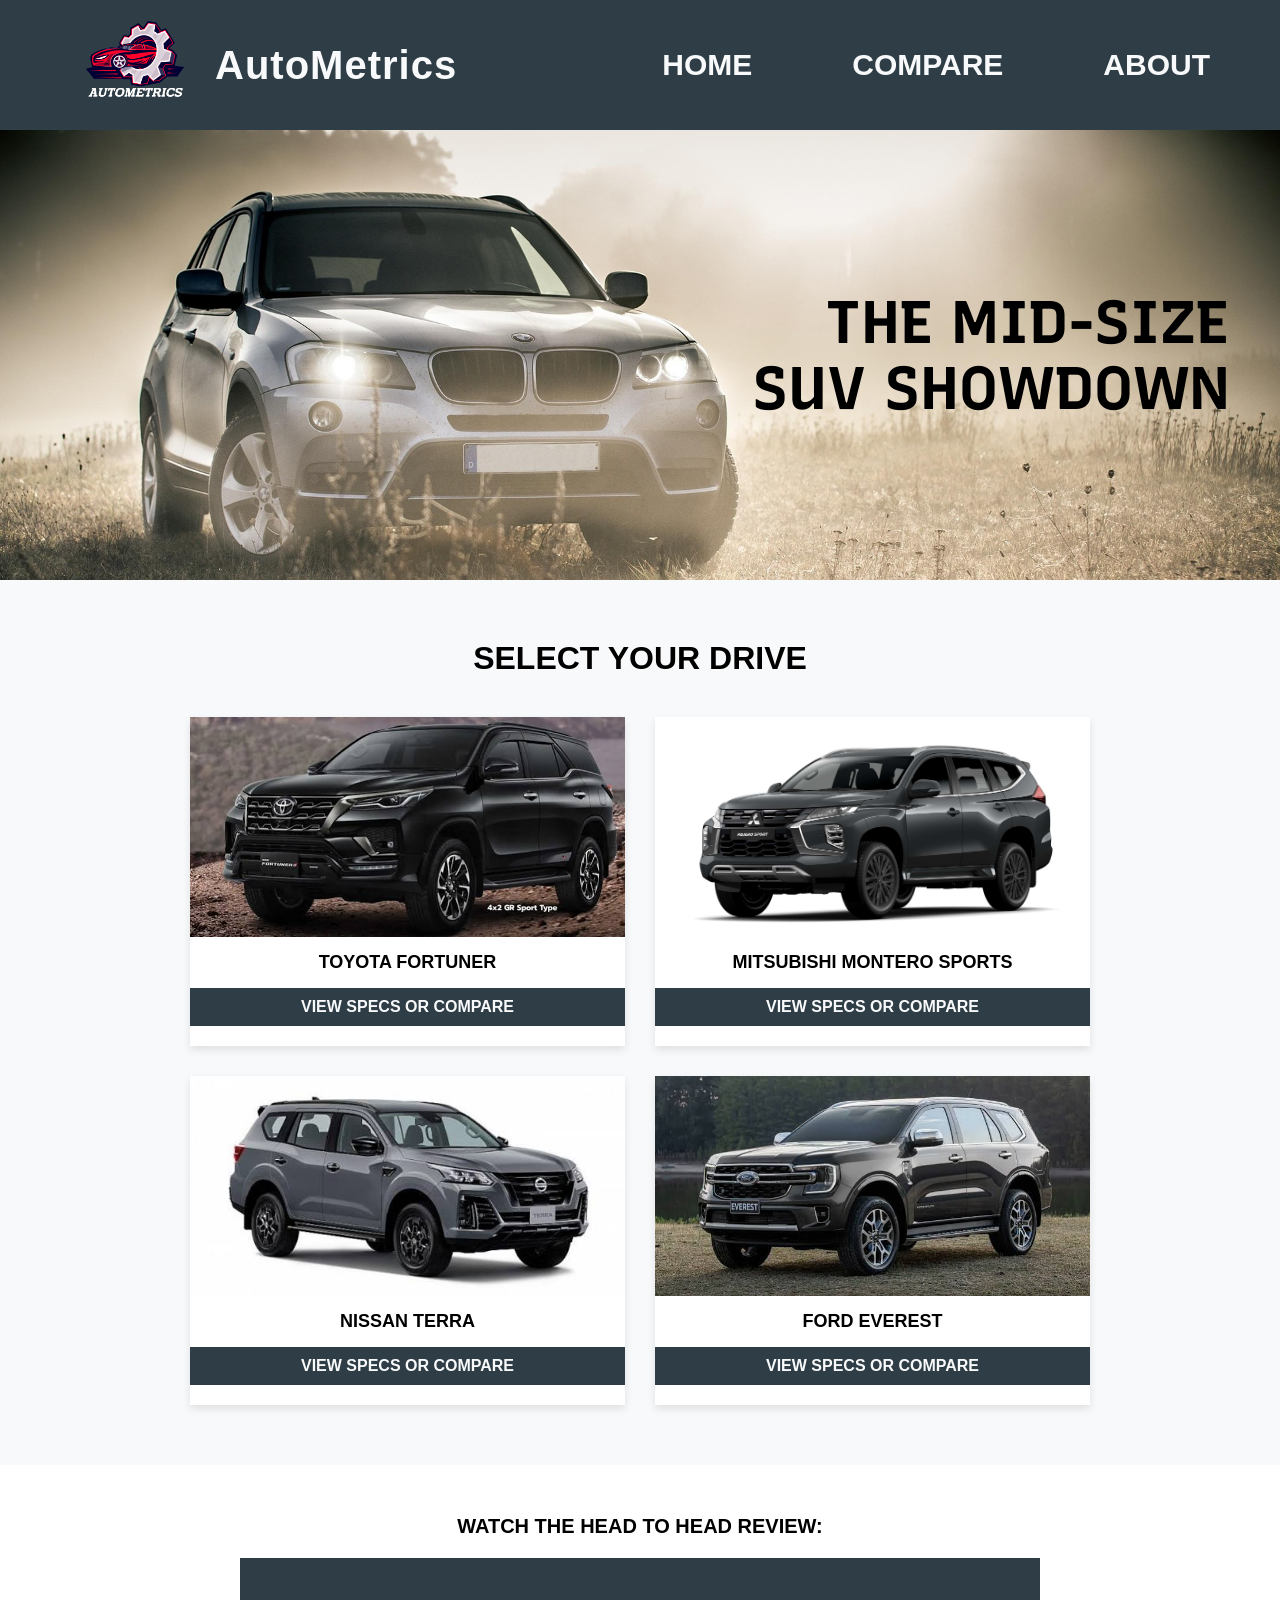
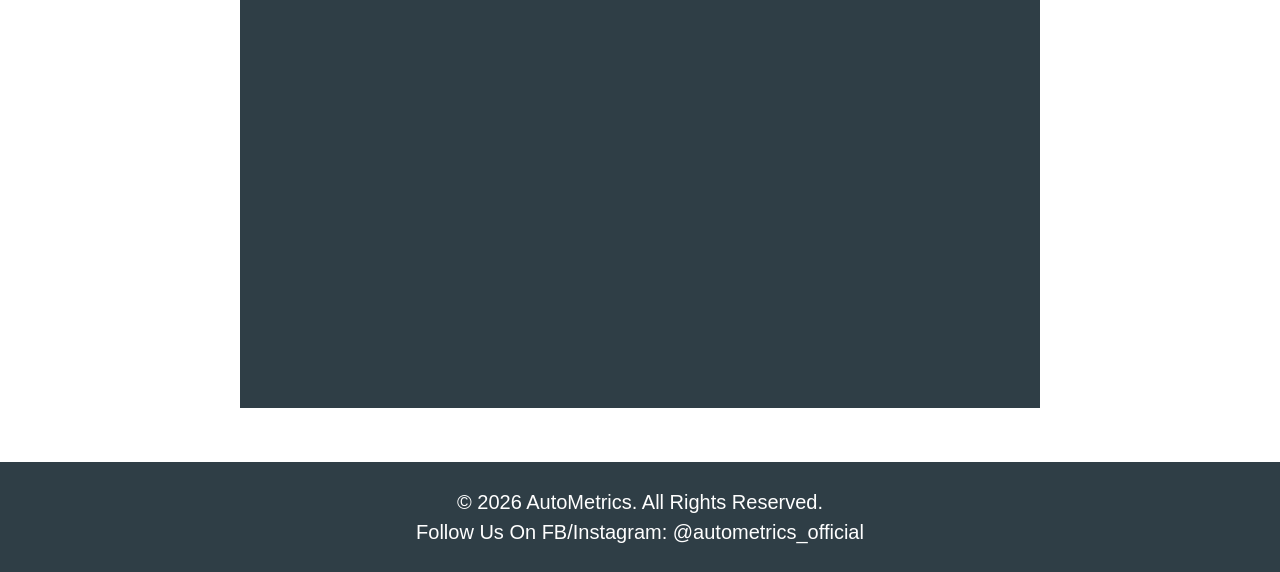
<file: index.html>
<!DOCTYPE html>
<html lang="en">
<head>
    <meta charset="UTF-8">
    <meta name="viewport" content="width=device-width, initial-scale=1.0">
    <title>AutoMetrics | The Mid-Size SUV Showdown</title>
    
    <link href="https://fonts.googleapis.com/css2?family=Recursive:wght@700&display=swap" rel="stylesheet">
    <link rel="stylesheet" href="styles.css">
</head>
<body>

    <!-- Header / Navigation -->
    <header>
        <div class="logo">
            <img src="img/Website Logo.jpg" alt="AutoMetrics Logo">
            <span class="logo-text">AutoMetrics</span>
        </div>
        <nav>
           <span class="hamburger" onclick="document.getElementById('nav-links').classList.toggle('active')">☰</span>
            <ul id="nav-links">
                <li><a href="index.html">HOME</a></li>
                <li><a href="compare.html">COMPARE</a></li>
                <li><a href="about.html">ABOUT</a></li>
            </ul>
        </nav>
    </header>

<section class="hero">
    <div class="hero-text">
        <h1>THE MID-SIZE<br>SUV SHOWDOWN</h1>
    </div>
</section>

<!-- Select Your Drive Section -->
<section class="select-drive">
    <h2>SELECT YOUR DRIVE</h2>
    
    <div class="car-grid">
        <!-- Car 1 -->
        <div class="car-card">
            <img src="img/Fortuner.jpg" alt="Toyota Fortuner">
            <h3>TOYOTA FORTUNER</h3>
            <a href="compare.html" class="btn">VIEW SPECS OR COMPARE</a>
        </div>
        
        <!-- Car 2 -->
        <div class="car-card">
            <img src="img/Montero Sports.jpg" alt="Mitsubishi Montero Sports">
            <h3>MITSUBISHI MONTERO SPORTS</h3>
            <a href="compare.html" class="btn">VIEW SPECS OR COMPARE</a>
        </div>
        
        <!-- Car 3 -->
        <div class="car-card">
            <img src="img/Terra.jpg" alt="Nissan Terra">
            <h3>NISSAN TERRA</h3>
            <a href="compare.html" class="btn">VIEW SPECS OR COMPARE</a>
        </div>
        
        <!-- Car 4 -->
        <div class="car-card">
            <img src="img/Everest.jpg" alt="Ford Everest">
            <h3>FORD EVEREST</h3>
            <a href="compare.html" class="btn">VIEW SPECS OR COMPARE</a>
        </div>
    </div>
</section>

<!-- Video Section -->
<section class="video-section">
    <h4>WATCH THE HEAD TO HEAD REVIEW:</h4>
    <div class="video-container">
        <iframe width="800" height="450" src="https://youtube.com/watch?v=gK0HJYBjReg&si=w70rmwuzoug5AU7M" title="SUV Comparison Review" frameborder="0" allowfullscreen></iframe>
    </div>
</section>

<!-- Footer -->
<footer>
    <p>© 2026 AutoMetrics. All Rights Reserved.</p>
    <p>Follow Us On FB/Instagram: @autometrics_official</p>
</footer>

<script src="script.js"></script>

</body>
</html>
</file>
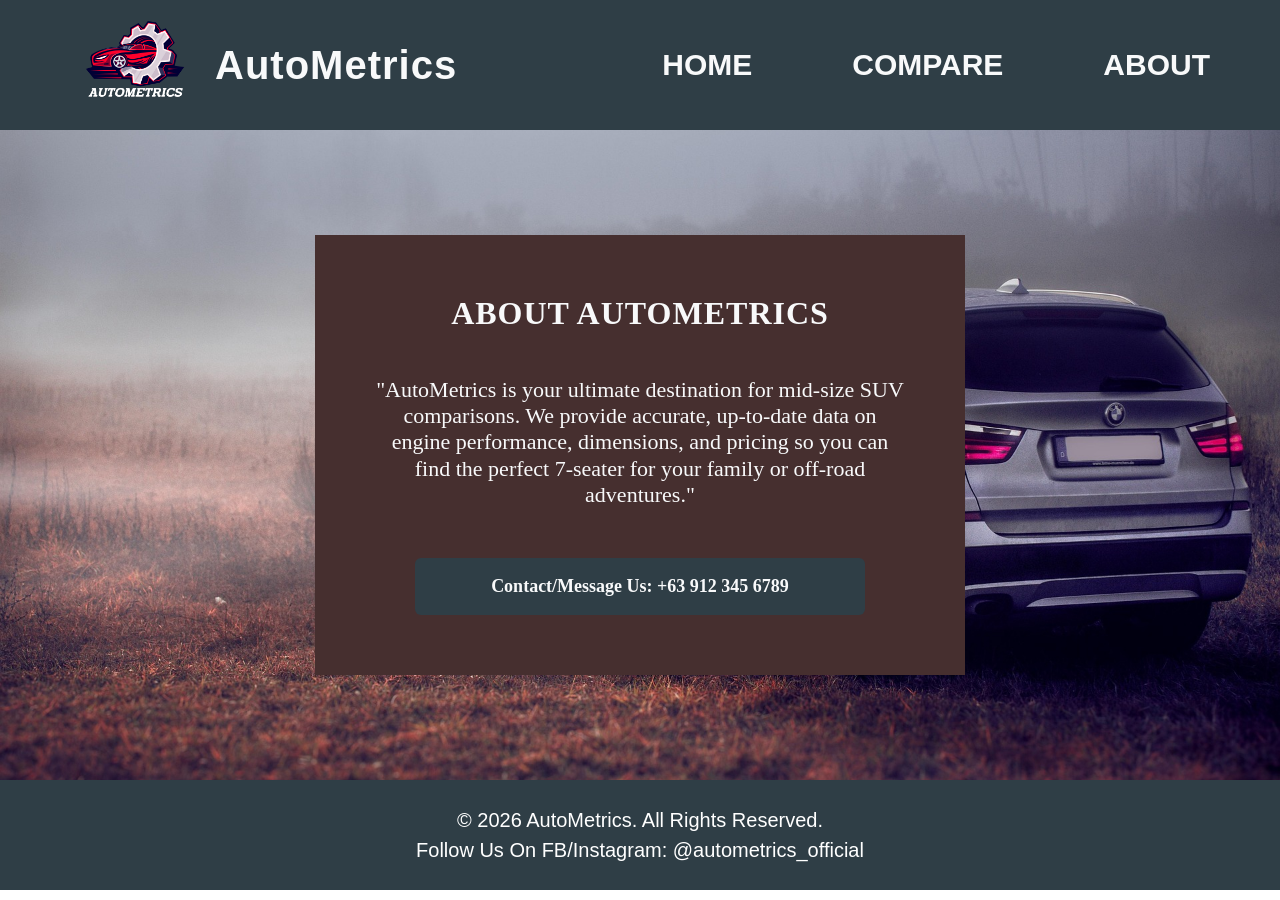
<file: about.html>
<!DOCTYPE html>
<html lang="en">
<head>
    <meta charset="UTF-8">
    <meta name="viewport" content="width=device-width, initial-scale=1.0">
    <title>About Us | AutoMetrics</title>
    <!-- Link to the Recursive Font and CSS -->
    <link href="https://fonts.googleapis.com/css2?family=Recursive:wght@700&display=swap" rel="stylesheet">
    <link rel="stylesheet" href="styles.css">
</head>
<body>
    
     <header>
        <div class="logo">
            <img src="img/Website Logo.jpg" alt="AutoMetrics Logo">
            <span class="logo-text">AutoMetrics</span>
        </div>
        <nav>
           <span class="hamburger" onclick="document.getElementById('nav-links').classList.toggle('active')">☰</span>
            <ul id="nav-links">
                <li><a href="index.html">HOME</a></li>
                <li><a href="compare.html">COMPARE</a></li>
                <li><a href="about.html">ABOUT</a></li>
            </ul>
        </nav>
    </header>

    <main class="about-hero">
        <div class="about-box">
            <h2>ABOUT AUTOMETRICS</h2>
            <p> "AutoMetrics is your ultimate destination for mid-size SUV comparisons. We provide accurate, up-to-date data on engine performance, dimensions, and pricing so you can find the perfect 7-seater for your family or off-road adventures."</p>
            <a href="tel: +639123456789" class="btn-call">Contact/Message Us: +63 912 345 6789</a>
        </div>
    </main>

    <footer>
        <p>© 2026 AutoMetrics. All Rights Reserved.</p>
        <p>Follow Us On FB/Instagram: @autometrics_official</p>
    </footer>

    <script src="script.js"></script>

</body>
</html>
</file>
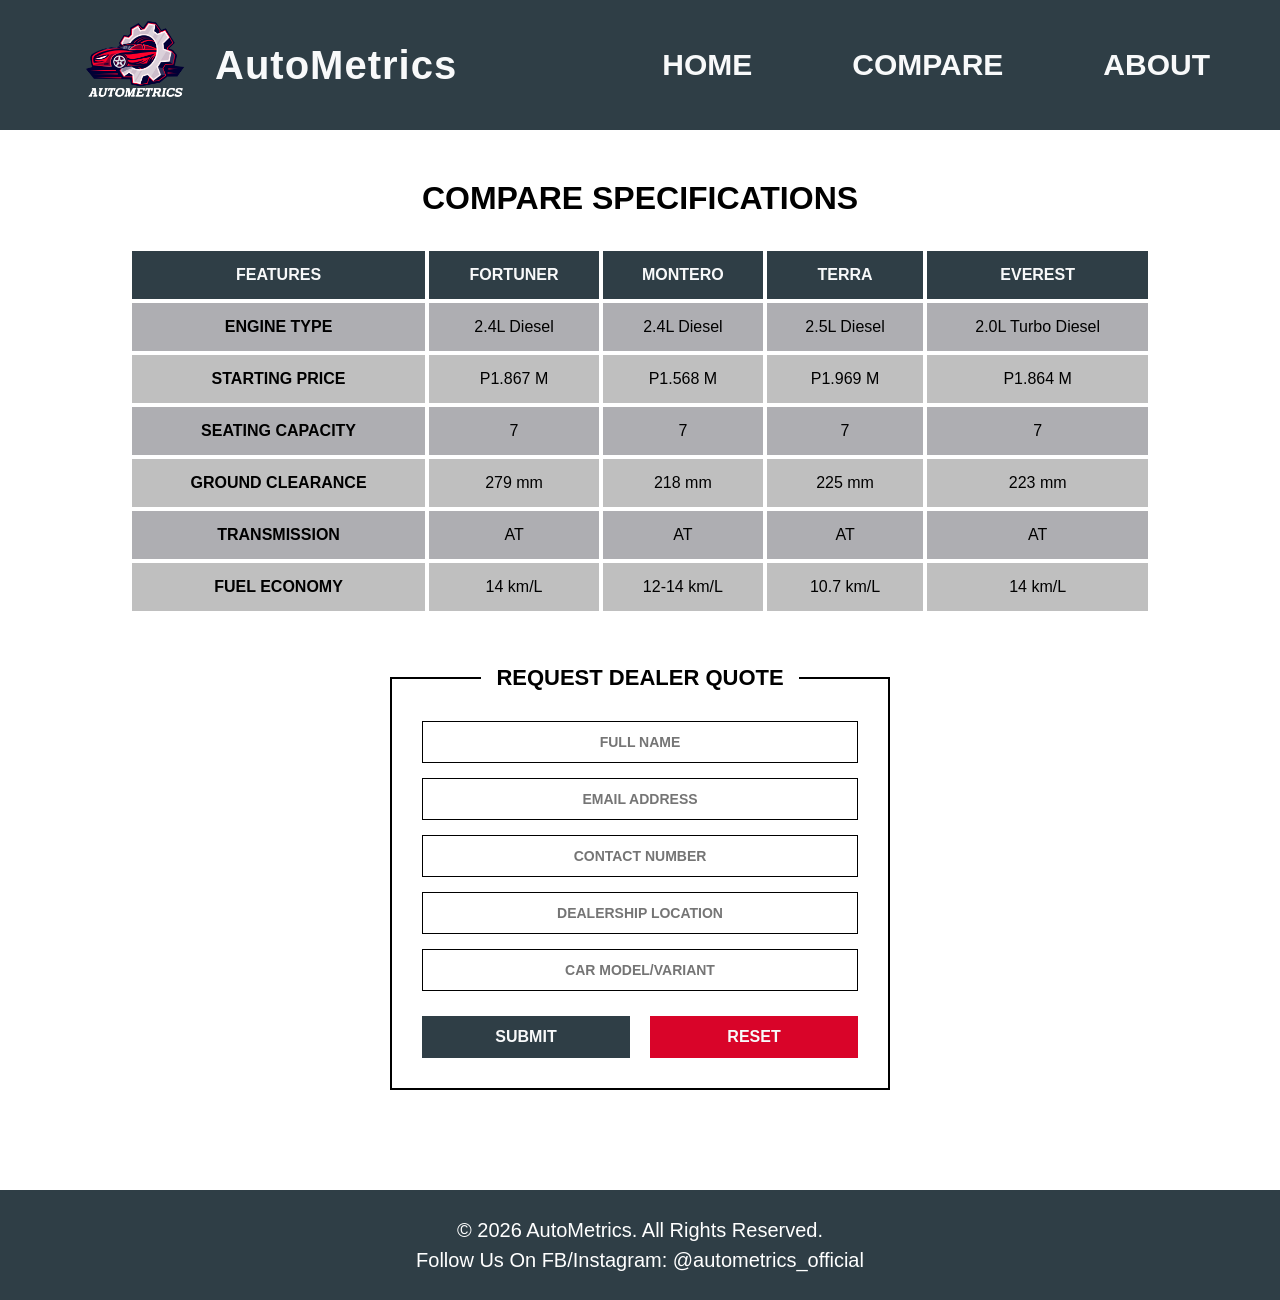
<file: compare.html>
<!DOCTYPE html>
<html lang="en">
<head>
    <meta charset="UTF-8">
    <meta name="viewport" content="width=device-width, initial-scale=1.0">
    <title>Compare Specs | AutoMetrics</title>
    <!-- Link to the Recursive Font and CSS -->
    <link href="https://fonts.googleapis.com/css2?family=Recursive:wght@700&display=swap" rel="stylesheet">
    <link rel="stylesheet" href="styles.css">
</head>
<body>

    <header>
        <div class="logo">
            <img src="img/Website Logo.jpg" alt="AutoMetrics Logo">
            <span class="logo-text">AutoMetrics</span>
        </div>
        <nav>
           <span class="hamburger" onclick="document.getElementById('nav-links').classList.toggle('active')">☰</span>
            <ul id="nav-links">
                <li><a href="index.html">HOME</a></li>
                <li><a href="compare.html">COMPARE</a></li>
                <li><a href="about.html">ABOUT</a></li>
            </ul>
        </nav>
    </header>

    <!-- Main Compare Content -->
    <main class="compare-container">
        <h2 class="page-title">COMPARE SPECIFICATIONS</h2>
        
        <!-- The Data Table -->
        <table class="specs-table">
            <thead>
                <tr>
                    <th>FEATURES</th>
                    <th>FORTUNER</th>
                    <th>MONTERO</th>
                    <th>TERRA</th>
                    <th>EVEREST</th>
                </tr>
            </thead>
            <tbody>
                <tr>
                    <td>ENGINE TYPE</td>
                    <td>2.4L Diesel</td>
                    <td>2.4L Diesel</td>
                    <td>2.5L Diesel</td>
                    <td>2.0L Turbo Diesel</td>
                </tr>
                <tr>
                    <td>STARTING PRICE</td>
                    <td>P1.867 M</td>
                    <td>P1.568 M</td>
                    <td>P1.969 M</td>
                    <td>P1.864 M</td>
                </tr>
                <tr>
                    <td>SEATING CAPACITY</td>
                    <td>7</td>
                    <td>7</td>
                    <td>7</td>
                    <td>7</td>
                </tr>
                <tr>
                    <td>GROUND CLEARANCE</td>
                    <td>279 mm</td>
                    <td>218 mm</td>
                    <td>225 mm</td>
                    <td>223 mm</td>
                </tr>
                <tr>
                    <td class="feature-col">TRANSMISSION</td>
                    <td>AT</td>
                    <td>AT</td>
                    <td>AT</td>
                    <td>AT</td>
                </tr>
                <tr>
                    <td class="feature-col">FUEL ECONOMY</td>
                    <td>14 km/L</td>
                    <td>12-14 km/L</td>
                    <td>10.7 km/L</td>
                    <td>14 km/L</td>
                </tr>
            </tbody>
        </table>

        <!-- Mobile Specific Spec Cards -->
    <div class="mobile-specs">
        <!-- Fortuner Card -->
        <div class="spec-card">
            <h3>TOYOTA FORTUNER</h3>
            <div class="spec-details">
                <p>Engine: 2.4L Diesel</p>
                <p>Price: P1.867 M</p>
                <p>Seating: 7</p>
                <p>Clearance: 279 mm</p>
                <p>Transmission: AT</p>
                <p>Fuel Economy: 14 km/L</p>
            </div>
        </div>

        <!-- Montero Card -->
        <div class="spec-card">
            <h3>MONTERO SPORTS</h3>
            <div class="spec-details">
                <p>Engine: 2.4L Diesel</p>
                <p>Price: P1.568 M</p>
                <p>Seating: 7</p>
                <p>Clearance: 218 mm</p>
                <p>Transmission: AT</p>
                <p>Fuel Economy: 12-14 km/L</p>
            </div>
        </div>

        <!-- Terra Card -->
        <div class="spec-card">
            <h3>NISSAN TERRA</h3>
            <div class="spec-details">
                <p>Engine: 2.5L Diesel</p>
                <p>Price: P1.969 M</p>
                <p>Seating: 7</p>
                <p>Clearance: 225 mm</p>
                <p>Transmission: AT</p>
                <p>Fuel Economy: 10.7 km/L</p>
            </div>
        </div>

        <!-- Everest Card -->
        <div class="spec-card">
            <h3>FORD EVEREST</h3>
            <div class="spec-details">
                <p>Engine: 2.0L Turbo Diesel</p>
                <p>Price: P1.864 M</p>
                <p>Seating: 7</p>
                <p>Clearance: 223 mm</p>
                <p>Transmission: AT</p>
                <p>Fuel Economy: 14 km/L</p>
            </div>
        </div>
    </div>

        <!-- Request Dealer Quote Form -->
        <div class="form-container">
            <form action="#" method="POST">
                <fieldset>
                    <legend>REQUEST DEALER QUOTE</legend>
                    
                    <input type="text" name="fullname" placeholder="FULL NAME" required>
                    <input type="email" name="email" placeholder="EMAIL ADDRESS" required>
                    <input type="tel" name="phone" placeholder="CONTACT NUMBER" required>
                    <input type="text" name="location" placeholder="DEALERSHIP LOCATION" required>
                    <input type="text" name="model" placeholder="CAR MODEL/VARIANT" required>
                    
                    <div class="form-buttons">
                        <button type="submit" class="btn-submit">SUBMIT</button>
                        <button type="reset" class="btn-reset">RESET</button>
                    </div>
                </fieldset>
            </form>
        </div>
    </main>

    <!-- Footer -->
    <footer>
        <p>© 2026 AutoMetrics. All Rights Reserved.</p>
        <p>Follow Us On FB/Instagram: @autometrics_official</p>
    </footer>

    <script src="script.js"></script>

</body>
</html>
</file>
<file: styles.css>
/* --- AUTOMETRICS STYLE GUIDE --- */
:root {
    /* Colors */
    --dark-charcoal: #2F3E46;
    --racing-red: #D90429;
    --off-white: #F8F9FA;
    --dark-gray-red: #462F2F;
    --gray: #AEAEB2;
    --light-gray: #BFBFBF;

    /* Fonts */
    --font-header: 'PT Serif', serif;
    --font-table-content: 'Sarabun', sans-serif;
    --font-table-header: 'Signika', sans-serif;
    --font-about: 'Slabo 27px', serif;
}

* {
    margin: 0;
    padding: 0;
    box-sizing: border-box;
}

body {
    background-color: #FFFFFF;
}

header {
    background-color: var(--dark-charcoal);
    color: var(--off-white);
    font-family: 'Proza Libre', sans-serif;
    padding: 25px 70px;
    display: flex;
    justify-content: space-between;
    align-items: center;
}

.logo {
    display: flex;
    align-items: center;
    gap: 15px; 
}

.logo img {
    height: 130px; 
    width: auto;
    margin-top: -25px;    
    margin-bottom: -25px; 
}

.logo-text {
    font-family: 'PT Serif', sans-serif;
    font-size: 40px;
    font-weight: bold;
    color: var(--off-white);
    letter-spacing: 1px;
}

header nav ul {
    list-style-type: none; 
    display: flex;
    flex-direction: row; 
    gap: 100px;
    margin: 0;
    padding: 0;
}

header nav a {
    color: var(--off-white);
    text-decoration: none; 
    font-size: 30px; 
    font-weight: bold;
}

header nav a:hover {
    color: var(--racing-red);
}

.hero {
    background-image: url('img/SUV Photo.jpg'); 
    background-size: cover;
    background-position: center;
    height: 450px;
    display: flex;
    justify-content: flex-end; 
    align-items: center;
    padding-right: 4%; 
}

.hero-text h1 {
    font-family: 'Recursive', sans-serif; 
    font-size: 60px; 
    color: #000000;
    text-align: right; 
    line-height: 1.1; 
    margin: 0;
}

/* --- SELECT YOUR DRIVE SECTION --- */
.select-drive {
    padding: 60px 10%;
    text-align: center;
    background-color: var(--off-white);
}

.select-drive h2 {
    font-family: var(--font-table-header);
    font-size: 32px;
    color: #000000;
    margin-bottom: 40px;
}

.car-grid {
    display: grid;
    grid-template-columns: repeat(2, 1fr); 
    gap: 30px; 
    max-width: 900px;
    margin: 0 auto; 
}

.car-card {
    background-color: #FFFFFF;
    box-shadow: 0 4px 8px rgba(0,0,0,0.1); 
    padding-bottom: 20px;
    display: flex;
    flex-direction: column;
}

.car-card img {
    width: 100%;
    height: 220px; 
    object-fit: cover;
    display: block;
}

.car-card h3 {
    font-family: var(--font-table-header);
    font-size: 18px;
    margin: 15px 0;
}

.car-card .btn {
    background-color: var(--dark-charcoal);
    color: var(--off-white);
    text-decoration: none;
    padding: 10px 20px;
    font-family: var(--font-table-header);
    font-weight: bold;
    display: inline-block;
    transition: 0.3s ease;
}

.car-card .btn:hover {
    background-color: var(--racing-red);
}

.video-section {
    text-align: center;
    padding: 50px 10%;
}

.video-section h4 {
    font-family: var(--font-table-header);
    font-size: 20px;
    margin-bottom: 20px;
    color: #000000;
}

.video-container iframe {
    max-width: 100%;
    background-color: var(--dark-charcoal);
}

footer {
    background-color: var(--dark-charcoal);
    color: #FFFFFF;
    text-align: center;
    padding: 25px;
     font-family: 'PT Serif', sans-serif;
    font-size: 20px;
    line-height: 1.5;
}

/* --- COMPARE PAGE STYLES --- */
.compare-container {
    padding: 50px 10%;
    text-align: center;
}

.page-title {
    font-family: var(--font-table-header);
    font-size: 32px;
    margin-bottom: 30px;
    color: #000000;
}

.specs-table {
    width: 100%;
    border-collapse: collapse; 
    margin-bottom: 50px;
    font-family: var(--font-table-content);
    font-size: 16px;
}

.specs-table th, .specs-table td {
    border: 4px solid #FFFFFF; 
}

.specs-table th {
    background-color: var(--dark-charcoal);
    color: var(--off-white);
    padding: 15px;
}

.specs-table td {
    padding: 15px;
    background-color: var(--gray); 
    color: #000000;
}

.specs-table tbody tr:nth-child(even) td {
    background-color: var(--light-gray); 
}

.specs-table td:first-child, .feature-col {
    font-weight: bold;
    font-family: var(--font-table-header);
}

.form-container {
    max-width: 500px;
    margin: 0 auto 50px auto; 
}

fieldset {
    border: 2px solid #000000;
    padding: 30px;
    background-color: #FFFFFF;
}

legend {
    font-family: var(--font-table-header);
    font-size: 22px;
    font-weight: bold;
    padding: 0 15px;
    margin: 0 auto; 
}

input {
    width: 100%;
    padding: 12px;
    margin-bottom: 15px;
    border: 1px solid #000000;
    font-family: var(--font-table-content);
    text-align: center; 
    font-weight: bold;
    font-size: 14px;
}

.form-buttons {
    display: flex;
    justify-content: space-between;
    gap: 20px;
    margin-top: 10px;
}

.btn-submit, .btn-reset {
    flex: 1; 
    padding: 12px;
    font-family: var(--font-table-header);
    font-weight: bold;
    color: var(--off-white);
    border: none;
    cursor: pointer;
    font-size: 16px;
    transition: 0.3s ease;
}

.btn-submit {
    background-color: var(--dark-charcoal);
}

.btn-reset {
    background-color: var(--racing-red);
}

.btn-submit:hover, .btn-reset:hover {
    opacity: 0.8; 
}

/* --- ABOUT PAGE STYLES --- */
.about-hero {
    background-image: url('img/About Photo.jpg');
    background-size: cover;
    background-position: center;
    height: 650px;
    display: flex;
    justify-content: center;
    align-items: center;
    padding: 20px;
}

.about-box {
    background-color: #462F2F;
    padding: 60px;
    max-width: 650px;
    text-align: center;
    color: #F8F9FA;
}

.about-box h2 {
    font-family: 'Slabo 27px', serif;
    font-size: 32px;
    margin-bottom: 45px;
    letter-spacing: 1px;
}

.about-box p {
    font-family: 'Slabo 27px', serif;
    font-size: 22px;
    line-height: 1.2;
    margin-bottom: 50px;
}

.btn-call {
    background-color: var(--dark-charcoal);
    color: var(--off-white);
    text-decoration: none;
    padding: 18px;
    display: block;
    width: 85%;
    margin: 0 auto;
    border-radius: 6px;
    font-family: 'Slabo 27px', serif;
    font-size: 18px;
    font-weight: bold;
    transition: 0.3s ease;
}

.btn-call:hover {
    background-color: var(--racing-red);
}

/* --- TABLET VIEW (iPad & iPad Mini) --- */
@media (max-width: 1024px) {
    body {
        display: flex;
        flex-direction: column;
        min-height: 100vh; 
        margin: 0;
    }

    /* Header Fixes */
    header {
        padding: 15px 20px; 
    }

    header nav ul {
        gap: 30px; 
    }

    header nav a {
        font-size: 20px; 
    }

    .logo img {
        height: 70px;
        margin-top: -10px;
        margin-bottom: -10px;
        background-color: transparent;
    }

    .logo-text {
        font-size: 25px; 
    }

    /* Home Page Fixes */
    .hero {
        padding-right: 4%; 
    }

    .hero-text h1 {
        font-size: 40px; 
    }

    .select-drive {
        padding: 40px 5%; 
    }

    /* Compare Page Fixes */
    .compare-container {
        padding: 30px 2%; 
        flex-grow: 1; 
    }

    .specs-table th, .specs-table td {
        padding: 15px 5px; 
        font-size: 13px; 
    }

    .form-container {
        max-width: 70%;
    }

   /* About Page */
    .about-hero {
        flex-grow: 1; 
        min-height: 85vh; 
        display: flex;
        justify-content: center;
        align-items: center;
        padding: 40px 20px;
    }
    
    .about-box {
        padding: 100px;
        max-width: 90%; 
    }
    
    .about-box h2 {
        font-size: 33px; 
        margin-bottom: 30px;
        margin-top: 40px;
    }
    
    .about-box p {
        font-size: 33px; 
        margin-bottom: 30px;
    }
    
    .btn-call {
        font-size: 30px; 
        padding: 20px; 
        width: 100%; 
        display: block;
        margin: 0 auto;
    }
}


/* ============================
   2. MOBILE VIEW (Smartphones) 
   ============================ */
.hamburger, .mobile-specs {
    display: none;
}

@media (max-width: 600px) {
    body {
        overflow-x: hidden; 
    }

    header {
        display: flex;
        justify-content: space-between; 
        align-items: center;
        padding: 15px 20px;
        position: relative;
    }
    
    header nav ul, #nav-links {
        display: none !important; 
        position: absolute;
        top: 100%; 
        left: 0;
        width: 100%;
        background-color: #374151; 
        flex-direction: column;
        padding: 20px 0;
        text-align: center;
        gap: 25px;
        z-index: 1000;
        margin: 0;
    }
    
    header nav ul.active, #nav-links.active {
        display: flex !important; 
    }
    
    .hamburger {
        display: block !important;
        font-size: 30px;
        color: #F8F9FA; 
        cursor: pointer;
        font-family: sans-serif; 
        margin: 0;
    }
    
    .logo {
        display: flex;
        align-items: center;
    }
    .logo img {
        height: 50px;
        margin: 0;
    }
    .logo-text {
        font-size: 23px; 
        margin-left: 1px;
    }

    /* --- Home Page --- */
    .hero {
        height: 220px !important; 
        min-height: 0 !important; 
        padding: 0 5% 15px 0 !important; 
        display: flex !important;
        align-items: flex-end !important; 
        justify-content: flex-end !important; 
        background-position: 30% center !important; 
    }
    .hero-text {
        margin: 0;
    }
    .hero-text h1 {
        font-size: 22px !important;
        text-align: right;
        padding: 65px 0px !important;
    }
    .car-grid {
        grid-template-columns: 1fr; 
        gap: 20px;
    }

    /* --- Compare Page --- */
    .specs-table {
        display: none !important; 
    }
    .mobile-specs {
        display: flex !important; 
        flex-direction: column;
        gap: 20px;
        margin: 20px 0;
    }
    .spec-card h3 {
        background-color: #374151; 
        color: white;
        padding: 12px;
        margin: 0;
        font-size: 16px;
        text-align: center;
        font-family: var(--font-header);
    }
    .spec-details {
        background-color: #D1D5DB; 
        padding: 15px;
        color: black;
        text-align: center;
        font-family: var(--font-table-content);
    }
    .spec-details p {
        margin: 8px 0;
        font-size: 15px;
    }
    .form-buttons {
        display: flex;
        justify-content: space-between;
    }
    .btn-submit, .btn-reset {
        width: 48%; 
        padding: 15px 0;
        font-size: 14px;
    }

    /* --- About Page --- */
    .about-box {
        padding: 50px 50px;
        max-width: 100%; 
        box-sizing: border-box; 
    }
    .about-box h2 {
        font-size: 25px; 
    }
    .about-box p {
        font-size: 20px; 
        margin-bottom: 25px;
    }
    .btn-call {
        font-size: 16px;
        padding: 15px 10px;
        width: 100%; 
        box-sizing: border-box; 
    }
}

/* ==============
   3. PRINT VIEW
   ============== */
@media print {
    nav, .hamburger, .form-container, footer, .mobile-specs {
        display: none !important;
    }

    header {
        display: flex !important;
        justify-content: center !important;
        background: transparent !important;
        padding: 40px 0 !important;
    }
    .logo {
        display: flex !important;
        align-items: center !important;
        justify-content: center !important;
        margin: 0 auto !important;
    }
    .logo-text {
        color: black !important; 
    }

    body {
        background-color: white !important;
        color: black !important;
    }
    .compare-container {
        padding: 0 5% !important;
        margin-top: 20px !important;
    }
    .compare-container h2 {
        text-align: center !important;
        color: black !important;
    }
    .specs-table {
        display: table !important;
        width: 100% !important;
        border-collapse: collapse !important;
        border: 2px solid black !important;
    }
    .specs-table th, .specs-table td {
        border: 1px solid black !important;
        color: black !important;
        background-color: transparent !important; 
        padding: 12px !important;
        text-align: center !important;
    }

    .compare-container::after {
        content: "www.autometrics.com/compare";
        display: block;
        text-align: center;
        font-weight: bold;
        margin-top: 80px;
        font-size: 14px;
        color: black;
    }
}
</file>
